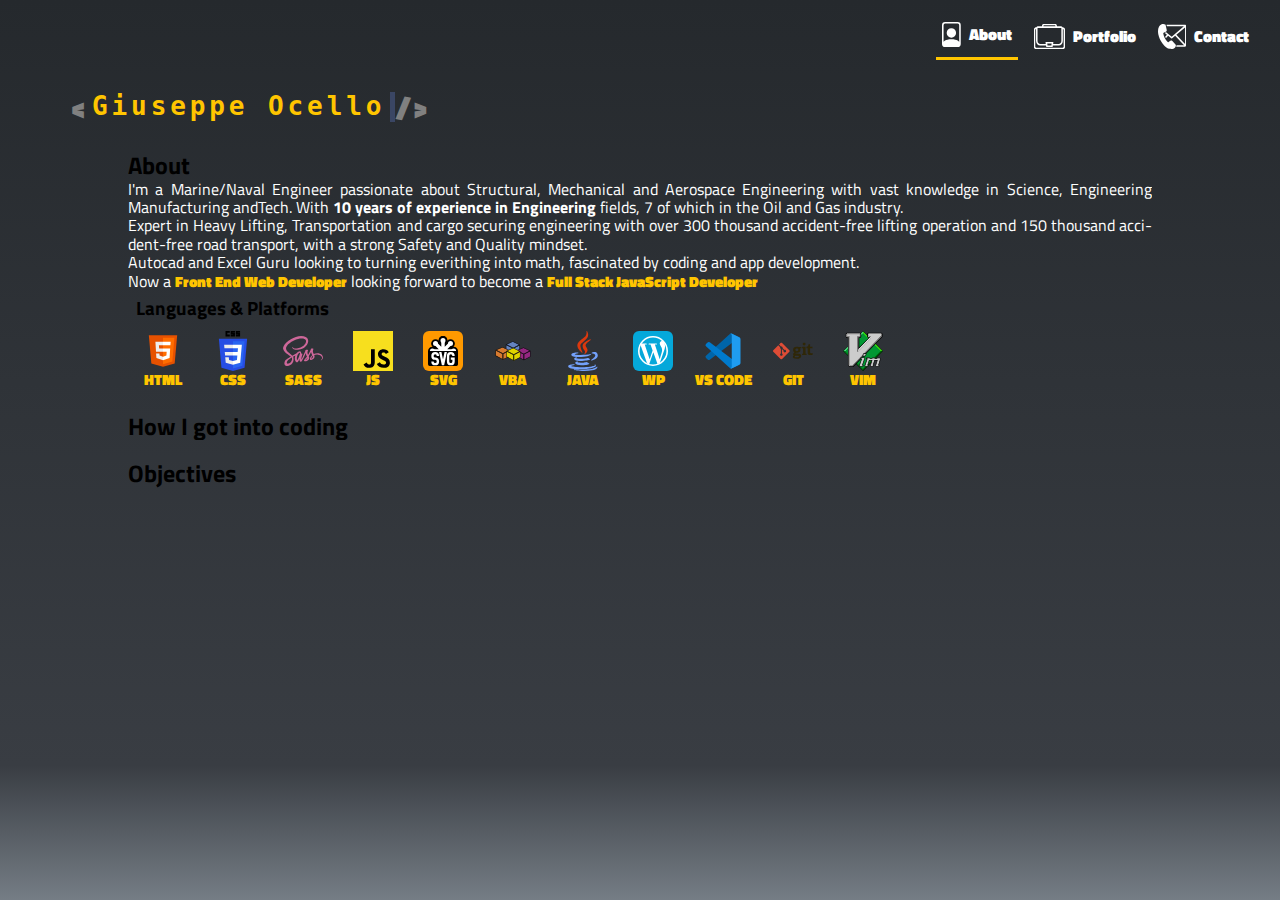
<file: index.html>
<!DOCTYPE html>
<html lang="en">
<head>
    <meta charset="UTF-8">
    <meta http-equiv="X-UA-Compatible" content="IE=edge">
    <meta name="viewport" content="width=device-width, initial-scale=1.0">
    <meta name="description" content="This is the 9th project in the Treehouse Front End Web Development course. Personal Web Development Portfolio by Giuseppe Ocello, Student at Treehouse.">
    <!-- Linking to External fonts -->
    <link rel="preconnect" href="https://fonts.googleapis.com">
    <link rel="preconnect" href="https://fonts.gstatic.com" crossorigin>
    <link href="https://fonts.googleapis.com/css2?family=Titillium+Web:wght@200;300;400&display=swap" rel="stylesheet">
    <!-- Linking to Stylesheets -->
    <link rel="stylesheet" href="css/normalize.css">
    <link rel="stylesheet" href="css/style.css">

    <title>Personal Portfolio</title>
</head>
<body>
    <header>

        <nav>
            <ul class="nav-links">
                <li class="navigation">
                    <a class="current" href="index.html">
                      <svg xmlns="http://www.w3.org/2000/svg" class="icon" aria-labelledby="about-icon" viewBox="0 0 18.75 25">
                        <title id="about-icon">About</title>
                        <path d="M 3.125,0 A 3.125,3.125 0 0 0 0,3.125 v 18.75 A 3.125,3.125 0 0 0 3.125,25 h 12.5 A 3.125,3.125 0 0 0 18.75,21.875 V 3.125 A 3.125,3.125 0 0 0 15.625,0 Z m 0,1.5625 h 12.5 a 1.5625,1.5625 0 0 1 1.5625,1.5625 v 16.804688 c 0,0 -1.5625,-2.742188 -7.8125,-2.742188 -6.25,0 -7.8125,2.742188 -7.8125,2.742188 V 3.125 A 1.5625,1.5625 0 0 1 3.125,1.5625 Z M 9.375,6.25 a 4.6875,4.6875 0 0 0 0,9.375 4.6875,4.6875 0 0 0 0,-9.375 z"/>
                      </svg>
                      About</a></li>
                <li class="navigation">
                  <a href="portfolio.html">
                    <svg xmlns="http://www.w3.org/2000/svg" class="icon" aria-labelledby="portfolio-icon" viewBox="0 0 30.904963 24.999999">
                      <title id="portfolio-icon">Portfolio</title>
                      <path    d="m 9.9472656,-0.26367188 c -1.0899301,0 -1.9609375,0.95087517 -1.9609375,2.09179688 V 2.3496094 H 3.9042969 c -0.6565163,0 -1.2217601,0.3712778 -1.5546875,0.9101562 h -0.097656 c -1.39586243,0 -2.51562497,1.2185366 -2.51562498,2.6894532 V 22.574219 c 0,1.470985 1.11977337,2.689453 2.51562498,2.689453 H 28.654297 c 1.395852,0 2.513672,-1.218725 2.513672,-2.689453 V 5.9492188 c 0,-1.4706594 -1.117809,-2.6894532 -2.513672,-2.6894532 h -0.09961 C 28.22176,2.7208874 27.656516,2.3496095 27,2.3496094 H 22.917969 V 1.828125 c 0,-1.14057608 -0.869335,-2.09179687 -1.958985,-2.09179688 z m 0,1.59179688 H 20.958984 c 0.235063,0 0.44336,0.2123784 0.44336,0.5 V 2.3496094 H 9.5019531 V 1.828125 c 0,-0.2868518 0.2097898,-0.5 0.4453125,-0.5 z M 3.9042969,3.9414062 H 27 c 0.188187,0 0.357422,0.1687508 0.357422,0.4042969 V 16.994141 c 0,1.624709 -1.218552,2.923828 -2.695313,2.923828 h -5.52539 l 0.263672,-1.625 a 0.26424583,0.26424583 0 0 0 -0.261719,-0.306641 h -7.373047 a 0.26424583,0.26424583 0 0 0 -0.261719,0.306641 l 0.263672,1.625 H 6.2421875 c -1.4767602,0 -2.6953125,-1.299119 -2.6953125,-2.923828 V 4.3457031 c 0,-0.2355461 0.1692353,-0.4042968 0.3574219,-0.4042969 z M 2.03125,4.9003906 V 16.994141 c 0,2.478144 1.8802443,4.517578 4.2109375,4.517578 h 5.7832035 l 0.201171,1.255859 a 0.26424583,0.26424583 0 0 0 0.261719,0.220703 h 5.927735 a 0.26424583,0.26424583 0 0 0 0.261718,-0.220703 l 0.201172,-1.255859 h 5.783203 c 2.330695,0 4.210938,-2.039434 4.210938,-4.517578 V 4.9003906 c 0.437486,0.1109437 0.779297,0.5186913 0.779297,1.0488282 V 22.574219 c 0,0.617983 -0.455943,1.097656 -0.998047,1.097656 H 2.2519531 c -0.5420371,0 -1,-0.480057 -1,-1.097656 V 5.9492188 c 0,-0.5289349 0.3422766,-0.9370467 0.7792969,-1.0488282 z M 13.251953,19.578125 h 4.400391 l -0.291016,1.818359 h -3.816406 z"/>
                      </svg>
                    Portfolio</a></li>
                <li class="navigation">
                  <a href="contact.html">
                    <svg xmlns="http://www.w3.org/2000/svg" class="icon" aria-labelledby="contact-icon" viewBox="0 0 28.500502 25.000002">
                      <title id="contact-icon">Contact</title>
                      <path d="M 5.3398438 0.00390625 C 4.7373335 -0.018780868 4.1777776 0.08097001 3.6660156 0.27734375 C 2.4937246 0.72067234 1.5833522 1.6711842 0.98828125 2.8613281 C -0.11260275 5.0125132 -0.21684013 7.6133567 0.29492188 10.216797 C 0.94285687 13.296337 2.2053964 16.213891 4.0058594 18.794922 C 4.4610894 19.434624 4.9500908 20.009361 5.4023438 20.544922 L 5.4726562 20.630859 C 6.3283773 21.686039 7.313987 22.629649 8.40625 23.4375 C 9.4060458 24.156947 10.557176 24.637228 11.771484 24.84375 C 12.583127 24.998006 13.413595 25.038191 14.236328 24.962891 C 15.114092 24.882977 15.941522 24.522103 16.597656 23.933594 C 17.123863 23.467821 17.526186 22.879961 17.769531 22.220703 C 17.987614 21.645636 17.899787 20.999191 17.535156 20.503906 C 17.526186 20.490306 17.516699 20.477004 17.505859 20.464844 L 14.390625 17.033203 C 14.366825 17.015353 14.353878 16.995439 14.330078 16.974609 C 13.351185 16.0701 12.203794 16.876763 11.269531 17.525391 C 11.070943 17.674674 10.861984 17.809535 10.644531 17.929688 C 10.4615 18.035256 10.25852 18.102916 10.048828 18.128906 C 9.9186217 18.138469 9.7914119 18.088491 9.7011719 17.994141 C 8.4242431 16.739756 7.3758895 15.273986 6.6015625 13.660156 C 5.9479362 12.252811 5.475939 10.76668 5.1972656 9.2402344 C 5.2184054 9.2153521 5.9322294 8.3790328 6.5976562 8.1621094 C 6.8029562 8.0966514 6.9954884 8.0323465 7.1621094 7.9609375 C 7.6463954 7.8314698 8.0880651 7.5762715 8.4394531 7.21875 C 8.7984461 6.8244653 8.8940037 6.2555881 8.6835938 5.765625 L 7.5742188 0.83203125 C 7.5438648 0.66662351 7.4306136 0.52955095 7.2753906 0.46484375 C 6.5880826 0.17177082 5.942354 0.026593368 5.3398438 0.00390625 z M 8.6875 0.765625 A 0.12719101 0.12719101 0 0 0 8.5625 0.91992188 L 8.859375 2.2460938 A 0.12719101 0.12719101 0 0 0 8.984375 2.3457031 L 25.880859 2.3457031 L 13.695312 12.728516 L 8.1015625 8.1582031 A 0.12719101 0.12719101 0 0 0 7.9628906 8.1425781 C 7.6444945 8.3058018 7.5406695 8.341376 7.4199219 8.3867188 C 7.2991743 8.4320613 7.1658509 8.4859852 6.8300781 8.671875 A 0.12719101 0.12719101 0 0 0 6.8066406 8.8769531 L 8.9042969 10.839844 L 7.1757812 12.722656 A 0.12719101 0.12719101 0 0 0 7.1523438 12.859375 C 7.3499372 13.316508 7.5278376 13.605893 7.6582031 13.783203 C 7.7885686 13.960513 7.8828125 14.033203 7.8828125 14.033203 A 0.12719101 0.12719101 0 0 0 8.0507812 14.019531 L 10.125 11.84375 L 13.210938 14.353516 C 13.502045 14.594061 13.926326 14.593274 14.216797 14.351562 L 17.154297 11.847656 L 26.042969 21.181641 L 18.589844 21.181641 A 0.12719101 0.12719101 0 0 0 18.462891 21.3125 C 18.474207 21.692569 18.468241 21.917348 18.431641 22.083984 C 18.39504 22.250621 18.329208 22.370344 18.199219 22.5625 A 0.12719101 0.12719101 0 0 0 18.304688 22.759766 L 26.777344 22.759766 C 27.199426 22.758844 27.607678 22.611395 27.935547 22.345703 L 27.943359 22.339844 C 28.010733 22.305133 28.072966 22.262653 28.126953 22.210938 C 28.209069 22.132022 28.273132 22.0354 28.316406 21.929688 C 28.518088 21.626866 28.627367 21.272083 28.626953 20.908203 L 28.626953 2.6152344 C 28.625197 1.5959037 27.796674 0.76738006 26.777344 0.765625 L 8.6875 0.765625 z M 27.046875 3.4238281 L 27.046875 19.933594 L 18.361328 10.824219 L 27.046875 3.4238281 z "/>
                    </svg>
                    Contact</a></li>
            </ul>
        </nav>
    </header>

    <div class="title">
    <span>&lt;</span>
    <div class="typing">
      <h1 class="name">Giuseppe Ocello</h1>
    </div>
    <span class="moving">&sol;&gt;</span>
    </div>
    
    <main class="main-about"> 

    <section class="accordion">
        <h2 class="accordion-title">About</h2>
        <div class="accordion-content" data-collapsed="false">
            <p>I'm a Marine/Naval Engineer passionate about Structural, Mechanical and Aerospace Engineering with vast knowledge in Science, Engineering Manufacturing andTech. With <strong>10 years of experience in Engineering</strong> fields, 7 of which in the Oil and Gas industry.</p>
            <p>Expert in Heavy Lifting, Transportation and cargo securing engineering with over 300 thousand accident-free lifting operation and 150 thousand accident-free road transport, with a strong Safety and Quality mindset.</p>
            <p>Autocad and Excel Guru looking to turning everithing into math, fascinated by coding and app development.</p>
            <p>Now a <span class="brand">Front End Web Developer</span> looking forward to become a <span class="brand">Full Stack JavaScript Developer</span></p>

            <h3>Languages & Platforms</h3>
            <ul class="language-list">
              <li>
                <img class="brand-icon" src="./icons/html-5.svg" alt="html-icon">
                <span class="brand">HTML</span>
              </li>
              <li>
                <img class="brand-icon" src="./icons/css-3.svg" alt="css-icon">
                <span class="brand">CSS</span>
              </li>
              <li>
                <img class="brand-icon" src="./icons/sass.svg" alt="sass-icon">
                <span class="brand">SASS</span>
              </li>
              <li>
                <img class="brand-icon" src="./icons/javascrip.svg" alt="javascript-icon">
                <span class="brand">JS</span>
              </li>
              <li>
                  <img class="brand-icon" src="./icons/svg.svg" alt="svg-icon">
                  <span class="brand">SVG</span>
              </li>
              <li>
                <img class="brand-icon" src="./icons/vba.svg" alt="vba-icon">
                <span class="brand">VBA</span>
              </li>
              <li>
                <img class="brand-icon" src="./icons/java.svg" alt="java-icon">
                <span class="brand">JAVA</span>
                </li>
              <li>
                <img class="brand-icon" src="./icons/wordpress.svg" alt="wordpress-icon">
                <span class="brand">WP</span>
              </li>
              <li>
                <img class="brand-icon" src="./icons/vscode.svg" alt="vs code-icon">
                <span class="brand">VS CODE</span>
              </li>
              <li>
                <img class="brand-icon" src="./icons/git.svg" alt="git-icon">
                <span class="brand">GIT</span>
              </li>
              <li>
                <img class="brand-icon" src="./icons/vim.svg" alt="vim-icon">
                <span class="brand">VIM</span>
              </li>
            </ul>
        </div>

    </section>

    <section class="accordion">
        <h2 class="accordion-title">How I got into coding</h2>
            <div class="accordion-content" data-collapsed="true" style="height:0px;">
                <p>It all started with the need for performing advance operations in <span class="brand">Excel</span> 
                  and dealing with large tables. There I discovered <span class="brand">VBA</span> and its potentiality.</p>
                <p>After creating dozens of VBA projects and forms, I looked at a way to build small windows application using 
                  the same language and downloaded <span class="brand">Visual Studio</span>. I designed a few calculation software 
                  that I then shared with my colleagues.</p>
                  <p>After a long time of non-coding, I got again fascinated. I wanted to create my android application, so I began 
                    to look for video tutorials about <span class="brand">Java</span>, that is when I saw the first advertising about 
                    <span class="brand">Treehouse</span>.
                  I started with the cheapest plan available at the time to begin learning <span class="brand">Java</span>, but it was 
                  a busy period form me, and I had to suspend after a few months.</p> 
                  <p>After some time I restarted, but I realize that building android applications would have taken some time, and since 
                    I had in mind to lunch my first web site I decided to concentrate on tracks about web design, <span class="brand">HTML</span>, 
                    <span class="brand">CSS</span>, and <span class="brand">JavaSript</span>.</p>
                  <p>During the same period, a colleague of mine told me that I could have built a website using <span class="brand">WordPress</span> 
                  without coding needed, and since I wanted to hurry up, I launched my consultancy site.
                 However, I quickly realized that designing a website with platforms such as WordPress comes with some limitations, 
                    as customizing with your code is not that simple.</p>
                  <p>I wanted to offer engineering web apps, but there is some workaround to load your script, and often it turns out a bit buggy. 
                    After launching a couple of simple calculators, I realized how slow-performing is a dynamic website; therefore, I decided to embrace 
                    Web App development to convert my site into static and create all the apps I wanted.</p>
                  <p>After restarting with <span class="brand">Treehouse</span>, I noticed that they were now offering full courses called Techdegree, and 
                    I went for Front End Web Development</p>
                  <p>It has been an unconstant path with many things forgotten along the way, but my target for 2022 is to no longer delay what I like. 
                    I have already started redesigning my site offline, but I will need to add some Backend to have it fully functioning before I uninstall 
                    <span class="brand">WordPress</span>.
                  I got into <span class="brand">Arduino</span> and its IDE, and I started to learn come <span class="brand">C++</span>.</p>
  
            </div>
      </section> 

      <section class="accordion">
        <h2 class="accordion-title">Objectives</h2>
        <div class="accordion-content" data-collapsed="true" style="height:0px;">
            <p>Up next I want to get into the backend with server side and database languages, in addition I would like to more about canvas manipulation,
               with pure <span class="brand">ES6 JS</span> then to expand with libraries, like <span class="brand">D3.js</span>, <span class="brand">Fabric.js</span> 
               and <span class="brand">Matter.js</span>. My ultimate objective is to be able to desing engineering tools for engineers with automated plotting, and rendering, 
               but I need all the code to run behind the scene, to use a server to process the input data, and send back the result, then JS can be used to fetch and parse the data as needed.</p>
            <h3>Languages & Platforms</h3>
            <ul class="language-list">
              <li>
                <img class="brand-icon" src="./icons/nodejs.svg" alt="node-icon">
                <span class="brand">NODE</span>
              </li>
              <li>
                <img class="brand-icon" src="./icons/sql.svg" alt="sql-icon">
                <span class="brand">SQL</span>
              </li>
              <li>
                <img class="brand-icon" src="./icons/php.svg" alt="php-icon">
                <span class="brand">PHP</span>
              </li>
            </ul>
            </div>
      </section>

    </main>

<!-- Link to Javascript files-->
<script src="app.js"></script>
</body>
</html>
</file>
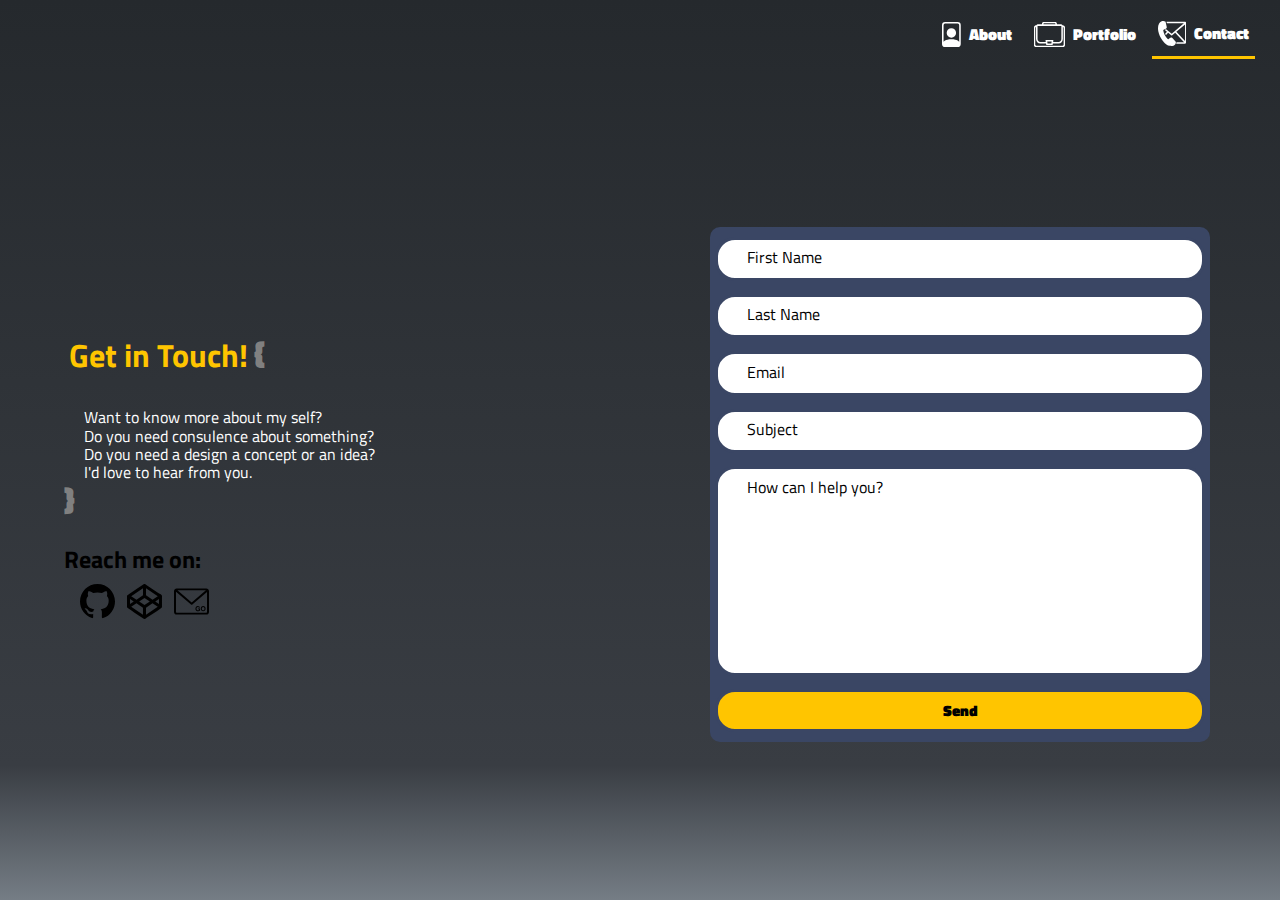
<file: contact.html>
<!DOCTYPE html>
<html lang="en">
<head>
    <meta charset="UTF-8">
    <meta http-equiv="X-UA-Compatible" content="IE=edge">
    <meta name="viewport" content="width=device-width, initial-scale=1.0">
    <meta name="description" content="This is the 9th project in the Treehouse Front End Web Development course. Personal Web Development Portfolio by Giuseppe Ocello, Student at Treehouse.">
    <!-- Linking to External fonts -->
    <link rel="preconnect" href="https://fonts.googleapis.com">
    <link rel="preconnect" href="https://fonts.gstatic.com" crossorigin>
    <link href="https://fonts.googleapis.com/css2?family=Titillium+Web:wght@200;300;400&display=swap" rel="stylesheet">
    <!-- Linking to Stylesheets -->
    <link rel="stylesheet" href="css/normalize.css">
    <link rel="stylesheet" href="css/style.css">
    <title>Personal Portfolio</title>
</head>
<body class="body-contact">
  <header class="header-contact">

    <nav>
        <ul class="nav-links">
            <li class="navigation">
                <a href="index.html">
                  <svg xmlns="http://www.w3.org/2000/svg" class="icon" aria-labelledby="about-icon" viewBox="0 0 18.75 25">
                    <title id="about-icon">About</title>
                    <path d="M 3.125,0 A 3.125,3.125 0 0 0 0,3.125 v 18.75 A 3.125,3.125 0 0 0 3.125,25 h 12.5 A 3.125,3.125 0 0 0 18.75,21.875 V 3.125 A 3.125,3.125 0 0 0 15.625,0 Z m 0,1.5625 h 12.5 a 1.5625,1.5625 0 0 1 1.5625,1.5625 v 16.804688 c 0,0 -1.5625,-2.742188 -7.8125,-2.742188 -6.25,0 -7.8125,2.742188 -7.8125,2.742188 V 3.125 A 1.5625,1.5625 0 0 1 3.125,1.5625 Z M 9.375,6.25 a 4.6875,4.6875 0 0 0 0,9.375 4.6875,4.6875 0 0 0 0,-9.375 z"/>
                  </svg>
                  About</a></li>
            <li class="navigation">
              <a href="portfolio.html">
                <svg xmlns="http://www.w3.org/2000/svg" class="icon" aria-labelledby="portfolio-icon" viewBox="0 0 30.904963 24.999999">
                  <title id="portfolio-icon">Portfolio</title>
                  <path    d="m 9.9472656,-0.26367188 c -1.0899301,0 -1.9609375,0.95087517 -1.9609375,2.09179688 V 2.3496094 H 3.9042969 c -0.6565163,0 -1.2217601,0.3712778 -1.5546875,0.9101562 h -0.097656 c -1.39586243,0 -2.51562497,1.2185366 -2.51562498,2.6894532 V 22.574219 c 0,1.470985 1.11977337,2.689453 2.51562498,2.689453 H 28.654297 c 1.395852,0 2.513672,-1.218725 2.513672,-2.689453 V 5.9492188 c 0,-1.4706594 -1.117809,-2.6894532 -2.513672,-2.6894532 h -0.09961 C 28.22176,2.7208874 27.656516,2.3496095 27,2.3496094 H 22.917969 V 1.828125 c 0,-1.14057608 -0.869335,-2.09179687 -1.958985,-2.09179688 z m 0,1.59179688 H 20.958984 c 0.235063,0 0.44336,0.2123784 0.44336,0.5 V 2.3496094 H 9.5019531 V 1.828125 c 0,-0.2868518 0.2097898,-0.5 0.4453125,-0.5 z M 3.9042969,3.9414062 H 27 c 0.188187,0 0.357422,0.1687508 0.357422,0.4042969 V 16.994141 c 0,1.624709 -1.218552,2.923828 -2.695313,2.923828 h -5.52539 l 0.263672,-1.625 a 0.26424583,0.26424583 0 0 0 -0.261719,-0.306641 h -7.373047 a 0.26424583,0.26424583 0 0 0 -0.261719,0.306641 l 0.263672,1.625 H 6.2421875 c -1.4767602,0 -2.6953125,-1.299119 -2.6953125,-2.923828 V 4.3457031 c 0,-0.2355461 0.1692353,-0.4042968 0.3574219,-0.4042969 z M 2.03125,4.9003906 V 16.994141 c 0,2.478144 1.8802443,4.517578 4.2109375,4.517578 h 5.7832035 l 0.201171,1.255859 a 0.26424583,0.26424583 0 0 0 0.261719,0.220703 h 5.927735 a 0.26424583,0.26424583 0 0 0 0.261718,-0.220703 l 0.201172,-1.255859 h 5.783203 c 2.330695,0 4.210938,-2.039434 4.210938,-4.517578 V 4.9003906 c 0.437486,0.1109437 0.779297,0.5186913 0.779297,1.0488282 V 22.574219 c 0,0.617983 -0.455943,1.097656 -0.998047,1.097656 H 2.2519531 c -0.5420371,0 -1,-0.480057 -1,-1.097656 V 5.9492188 c 0,-0.5289349 0.3422766,-0.9370467 0.7792969,-1.0488282 z M 13.251953,19.578125 h 4.400391 l -0.291016,1.818359 h -3.816406 z"/>
                  </svg>
                Portfolio</a></li>
            <li class="navigation">
              <a class="current" href="contact.html">
                <svg xmlns="http://www.w3.org/2000/svg" class="icon" aria-labelledby="contact-icon" viewBox="0 0 28.500502 25.000002">
                  <title id="contact-icon">Contact</title>
                  <path d="M 5.3398438 0.00390625 C 4.7373335 -0.018780868 4.1777776 0.08097001 3.6660156 0.27734375 C 2.4937246 0.72067234 1.5833522 1.6711842 0.98828125 2.8613281 C -0.11260275 5.0125132 -0.21684013 7.6133567 0.29492188 10.216797 C 0.94285687 13.296337 2.2053964 16.213891 4.0058594 18.794922 C 4.4610894 19.434624 4.9500908 20.009361 5.4023438 20.544922 L 5.4726562 20.630859 C 6.3283773 21.686039 7.313987 22.629649 8.40625 23.4375 C 9.4060458 24.156947 10.557176 24.637228 11.771484 24.84375 C 12.583127 24.998006 13.413595 25.038191 14.236328 24.962891 C 15.114092 24.882977 15.941522 24.522103 16.597656 23.933594 C 17.123863 23.467821 17.526186 22.879961 17.769531 22.220703 C 17.987614 21.645636 17.899787 20.999191 17.535156 20.503906 C 17.526186 20.490306 17.516699 20.477004 17.505859 20.464844 L 14.390625 17.033203 C 14.366825 17.015353 14.353878 16.995439 14.330078 16.974609 C 13.351185 16.0701 12.203794 16.876763 11.269531 17.525391 C 11.070943 17.674674 10.861984 17.809535 10.644531 17.929688 C 10.4615 18.035256 10.25852 18.102916 10.048828 18.128906 C 9.9186217 18.138469 9.7914119 18.088491 9.7011719 17.994141 C 8.4242431 16.739756 7.3758895 15.273986 6.6015625 13.660156 C 5.9479362 12.252811 5.475939 10.76668 5.1972656 9.2402344 C 5.2184054 9.2153521 5.9322294 8.3790328 6.5976562 8.1621094 C 6.8029562 8.0966514 6.9954884 8.0323465 7.1621094 7.9609375 C 7.6463954 7.8314698 8.0880651 7.5762715 8.4394531 7.21875 C 8.7984461 6.8244653 8.8940037 6.2555881 8.6835938 5.765625 L 7.5742188 0.83203125 C 7.5438648 0.66662351 7.4306136 0.52955095 7.2753906 0.46484375 C 6.5880826 0.17177082 5.942354 0.026593368 5.3398438 0.00390625 z M 8.6875 0.765625 A 0.12719101 0.12719101 0 0 0 8.5625 0.91992188 L 8.859375 2.2460938 A 0.12719101 0.12719101 0 0 0 8.984375 2.3457031 L 25.880859 2.3457031 L 13.695312 12.728516 L 8.1015625 8.1582031 A 0.12719101 0.12719101 0 0 0 7.9628906 8.1425781 C 7.6444945 8.3058018 7.5406695 8.341376 7.4199219 8.3867188 C 7.2991743 8.4320613 7.1658509 8.4859852 6.8300781 8.671875 A 0.12719101 0.12719101 0 0 0 6.8066406 8.8769531 L 8.9042969 10.839844 L 7.1757812 12.722656 A 0.12719101 0.12719101 0 0 0 7.1523438 12.859375 C 7.3499372 13.316508 7.5278376 13.605893 7.6582031 13.783203 C 7.7885686 13.960513 7.8828125 14.033203 7.8828125 14.033203 A 0.12719101 0.12719101 0 0 0 8.0507812 14.019531 L 10.125 11.84375 L 13.210938 14.353516 C 13.502045 14.594061 13.926326 14.593274 14.216797 14.351562 L 17.154297 11.847656 L 26.042969 21.181641 L 18.589844 21.181641 A 0.12719101 0.12719101 0 0 0 18.462891 21.3125 C 18.474207 21.692569 18.468241 21.917348 18.431641 22.083984 C 18.39504 22.250621 18.329208 22.370344 18.199219 22.5625 A 0.12719101 0.12719101 0 0 0 18.304688 22.759766 L 26.777344 22.759766 C 27.199426 22.758844 27.607678 22.611395 27.935547 22.345703 L 27.943359 22.339844 C 28.010733 22.305133 28.072966 22.262653 28.126953 22.210938 C 28.209069 22.132022 28.273132 22.0354 28.316406 21.929688 C 28.518088 21.626866 28.627367 21.272083 28.626953 20.908203 L 28.626953 2.6152344 C 28.625197 1.5959037 27.796674 0.76738006 26.777344 0.765625 L 8.6875 0.765625 z M 27.046875 3.4238281 L 27.046875 19.933594 L 18.361328 10.824219 L 27.046875 3.4238281 z "/>
                </svg>
                Contact</a></li>
        </ul>
    </nav>
  </header>
  

        <section class="get-in-touch">
          <h1 class="contact-title" >Get in Touch!</h1>
          <span class="brace-opening">&#123;</span>
          <div class="wrapper">
            <p>Want to know more about my self?</p> 
            <p>Do you need consulence about something?</p>
            <p>Do you need a design a concept or an idea?</p>
            <p>I'd love to hear from you.</p>
          </div>  
          <span class="brace">&#125;</span>
          <div class="socials">
            <h2>Reach me on:</h2>
            <ul>
              <li>
                <a href="https://github.com/GiuseppeOcello" target="blank">
                  <svg class="social-icon" aria-labelledby="github-icon" viewBox="0 0 16 16">
                    <title id="github-icon">GitHub</title>
                    <path fill-rule="evenodd" d="M8 0C3.58 0 0 3.58 0 8c0 3.54 2.29 6.53 5.47 7.59.4.07.55-.17.55-.38 0-.19-.01-.82-.01-1.49-2.01.37-2.53-.49-2.69-.94-.09-.23-.48-.94-.82-1.13-.28-.15-.68-.52-.01-.53.63-.01 1.08.58 1.23.82.72 1.21 1.87.87 2.33.66.07-.52.28-.87.51-1.07-1.78-.2-3.64-.89-3.64-3.95 0-.87.31-1.59.82-2.15-.08-.2-.36-1.02.08-2.12 0 0 .67-.21 2.2.82.64-.18 1.32-.27 2-.27.68 0 1.36.09 2 .27 1.53-1.04 2.2-.82 2.2-.82.44 1.1.16 1.92.08 2.12.51.56.82 1.27.82 2.15 0 3.07-1.87 3.75-3.65 3.95.29.25.54.73.54 1.48 0 1.07-.01 1.93-.01 2.2 0 .21.15.46.55.38A8.013 8.013 0 0016 8c0-4.42-3.58-8-8-8z"></path>
                  </svg>
                </a>
              </li>
              <li>
                <a href="https://codepen.io/your-work/" target="blank">
                  <svg  class="social-icon" aria-labelledby="codepen-icon" viewBox="0 0 100 100">
                    <title id="codepen-icon">Codepen</title>
                    <path d="M100 34.2c-.4-2.6-3.3-4-5.3-5.3-3.6-2.4-7.1-4.7-10.7-7.1-8.5-5.7-17.1-11.4-25.6-17.1-2-1.3-4-2.7-6-4-1.4-1-3.3-1-4.8 0-5.7 3.8-11.5 7.7-17.2 11.5L5.2 29C3 30.4.1 31.8 0 34.8c-.1 3.3 0 6.7 0 10v16c0 2.9-.6 6.3 2.1 8.1 6.4 4.4 12.9 8.6 19.4 12.9 8 5.3 16 10.7 24 16 2.2 1.5 4.4 3.1 7.1 1.3 2.3-1.5 4.5-3 6.8-4.5 8.9-5.9 17.8-11.9 26.7-17.8l9.9-6.6c.6-.4 1.3-.8 1.9-1.3 1.4-1 2-2.4 2-4.1V37.3c.1-1.1.2-2.1.1-3.1 0-.1 0 .2 0 0zM54.3 12.3L88 34.8 73 44.9 54.3 32.4V12.3zm-8.6 0v20L27.1 44.8 12 34.8l33.7-22.5zM8.6 42.8L19.3 50 8.6 57.2V42.8zm37.1 44.9L12 65.2l15-10.1 18.6 12.5v20.1zM50 60.2L34.8 50 50 39.8 65.2 50 50 60.2zm4.3 27.5v-20l18.6-12.5 15 10.1-33.6 22.4zm37.1-30.5L80.7 50l10.8-7.2-.1 14.4z"></path>
                  </svg>
                </a>
              </li>
              <li>
                <a href="mailto:giuseppe.ocello@hotmail.com" target="blank">
                  <svg class="social-icon" aria-labelledby="email-icon" viewBox="0 0 474 474">
                    <title id="email-icon">GitHub</title>
                    <path d="m437.5 59.3h-401c-20.1 0-36.5 16.4-36.5 36.5v282.4c0 20.1 16.4 36.5 36.5 36.5h401c20.1 0 36.5-16.4 36.5-36.5v-282.4c0-20.1-16.4-36.5-36.5-36.5zm-5.3 27-192.7 164.8-192.7-164.8h385.4zm14.8 291.9c0 5.2-4.3 9.5-9.5 9.5h-401c-5.2 0-9.5-4.3-9.5-9.5v-273.3l203.7 174.2c0.1 0.1 0.3 0.2 0.4 0.3s0.3 0.2 0.4 0.3c0.3 0.2 0.5 0.4 0.8 0.5 0.1 0.1 0.2 0.1 0.3 0.2l1.2 0.6c0.1 0 0.2 0.1 0.3 0.1 0.3 0.1 0.6 0.3 1 0.4 0.1 0 0.3 0.1 0.4 0.1 0.3 0.1 0.6 0.2 0.9 0.2 0.1 0 0.3 0.1 0.4 0.1 0.3 0.1 0.7 0.1 1 0.2h0.3c0.4 0 0.9 0.1 1.3 0.1s0.9 0 1.3-0.1h0.3c0.3 0 0.7-0.1 1-0.2 0.1 0 0.3-0.1 0.4-0.1 0.3-0.1 0.6-0.2 0.9-0.2 0.1 0 0.3-0.1 0.4-0.1 0.3-0.1 0.6-0.2 1-0.4 0.1 0 0.2-0.1 0.3-0.1l1.2-0.6c0.1-0.1 0.2-0.1 0.3-0.2 0.3-0.2 0.5-0.3 0.8-0.5 0.1-0.1 0.3-0.2 0.4-0.3s0.3-0.2 0.4-0.3l198.9-169.9v269z"></path>
                    <path d="m323.88 342.86v-11.247h29.051v26.593q-4.2348 4.0982-12.294 7.2401-8.0142 3.0964-16.256 3.0964-10.473 0-18.26-4.3714-7.7865-4.4169-11.703-12.568-3.916-8.1963-3.916-17.804 0-10.428 4.3714-18.533 4.3714-8.1053 12.795-12.431 6.4205-3.3241 15.983-3.3241 12.431 0 19.398 5.2366 7.0124 5.191 9.016 14.389l-13.387 2.5044q-1.4116-4.9178-5.3276-7.741-3.8705-2.8687-9.699-2.8687-8.8338 0-14.07 5.6008-5.191 5.6008-5.191 16.62 0 11.885 5.2821 17.85 5.2821 5.9196 13.843 5.9196 4.2348 0 8.4696-1.6393 4.2803-1.6848 7.3312-4.0526v-8.4696z"></path>
                    <path d="m362.63 334.44q0-10.2 3.0509-17.121 2.2768-5.0999 6.1928-9.1526 3.9616-4.0526 8.6517-6.0106 6.2383-2.641 14.389-2.641 14.753 0 23.587 9.1526 8.8794 9.1526 8.8794 25.454 0 16.165-8.7883 25.318-8.7883 9.107-23.496 9.107-14.89 0-23.678-9.0615-8.7883-9.107-8.7883-25.044zm13.888-0.45535q0 11.338 5.2366 17.212 5.2366 5.8285 13.296 5.8285t13.205-5.783q5.191-5.8285 5.191-17.44 0-11.475-5.0544-17.121-5.0089-5.6464-13.342-5.6464-8.333 0-13.433 5.7374-5.0999 5.6919-5.0999 17.212z"></path>
                  </svg>
                </a>
              </li>
            </ul>
          </div>
        </section>
        <section class="form">
          <h2 style="display: none;">Contact Form</h2>  
          <form>
              <input class="input-form" type="text" name="firstname" id="first-name" placeholder=" " required>
              <!-- <small class="validation-hint">This filed cannot be empty</small> -->
              <label class="label-form" for="first-name">First Name</label>
              <input class="input-form" type="text" name="lastname" id="last-name" placeholder=" " required>
              <label class="label-form" for="last-name">Last Name</label>
              <input class="input-form" type="email" name="email" id="email" placeholder=" " required>
              <label class="label-form" for="email">Email</label>
              <input class="input-form" type="text" name="subject" id="subject" placeholder=" " required>
              <label class="label-form" for="subject">Subject</label>
              <textarea class="input-form" name="query" id="query" cols="30" rows="10" placeholder=" " required ></textarea>
              <label class="label-form" for="query">How can I help you?</label>
              <button id="btn-submit">Send</button>
          </form>
        </section>
  <!-- Link to Javascript files-->
  <script src="app.js"></script>
</body>
</html>
</file>
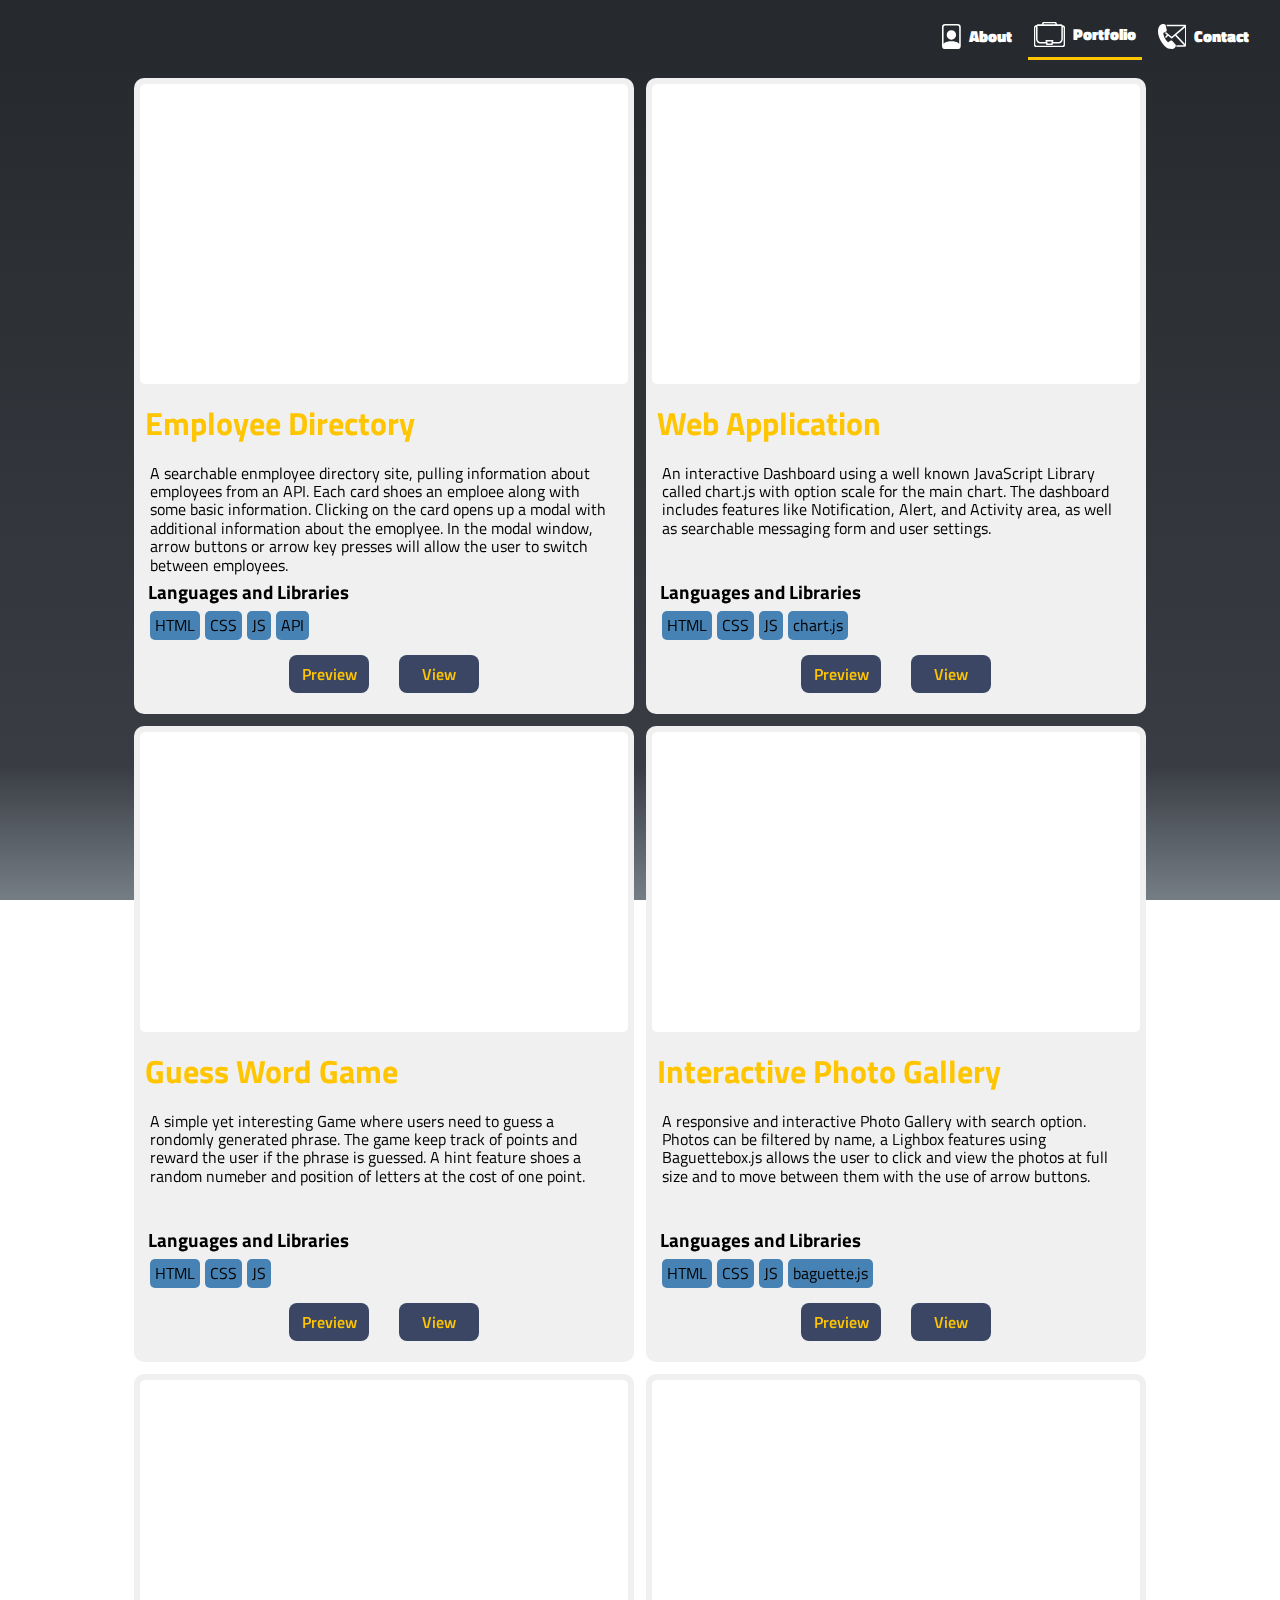
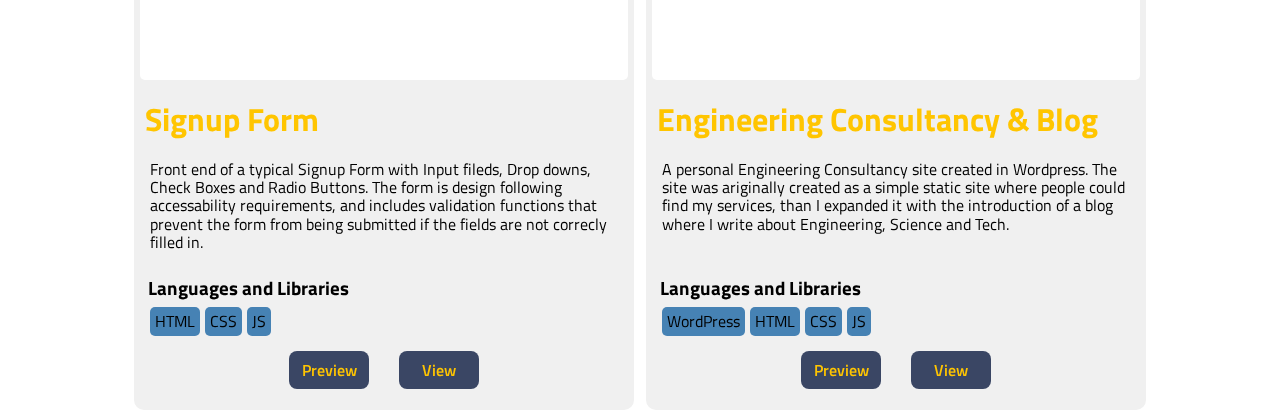
<file: portfolio.html>
<!DOCTYPE html>
<html lang="en">
<head>
    <meta charset="UTF-8">
    <meta http-equiv="X-UA-Compatible" content="IE=edge">
    <meta name="viewport" content="width=device-width, initial-scale=1.0">
    <meta name="description" content="This is the 9th project in the Treehouse Front End Web Development course. Personal Web Development Portfolio by Giuseppe Ocello, Student at Treehouse.">
    <!-- Linking to External fonts -->
    <link rel="preconnect" href="https://fonts.googleapis.com">
    <link rel="preconnect" href="https://fonts.gstatic.com" crossorigin>
    <link href="https://fonts.googleapis.com/css2?family=Titillium+Web:wght@200;300;400&display=swap" rel="stylesheet">
    <!-- Linking to Stylesheets -->
    <link rel="stylesheet" href="css/normalize.css">
    <link rel="stylesheet" href="css/style.css">

    <title>Personal Portfolio</title>
</head>

    <body>
        <header>

            <nav>
                <ul class="nav-links">
                    <li class="navigation">
                        <a href="index.html">
                          <svg xmlns="http://www.w3.org/2000/svg" class="icon" aria-labelledby="about-icon" viewBox="0 0 18.75 25">
                            <title id="about-icon">About</title>
                            <path d="M 3.125,0 A 3.125,3.125 0 0 0 0,3.125 v 18.75 A 3.125,3.125 0 0 0 3.125,25 h 12.5 A 3.125,3.125 0 0 0 18.75,21.875 V 3.125 A 3.125,3.125 0 0 0 15.625,0 Z m 0,1.5625 h 12.5 a 1.5625,1.5625 0 0 1 1.5625,1.5625 v 16.804688 c 0,0 -1.5625,-2.742188 -7.8125,-2.742188 -6.25,0 -7.8125,2.742188 -7.8125,2.742188 V 3.125 A 1.5625,1.5625 0 0 1 3.125,1.5625 Z M 9.375,6.25 a 4.6875,4.6875 0 0 0 0,9.375 4.6875,4.6875 0 0 0 0,-9.375 z"/>
                          </svg>
                          About</a></li>
                    <li class="navigation">
                      <a class="current" href="portfolio.html">
                        <svg xmlns="http://www.w3.org/2000/svg" class="icon" aria-labelledby="portfolio-icon" viewBox="0 0 30.904963 24.999999">
                          <title id="portfolio-icon">Portfolio</title>
                          <path    d="m 9.9472656,-0.26367188 c -1.0899301,0 -1.9609375,0.95087517 -1.9609375,2.09179688 V 2.3496094 H 3.9042969 c -0.6565163,0 -1.2217601,0.3712778 -1.5546875,0.9101562 h -0.097656 c -1.39586243,0 -2.51562497,1.2185366 -2.51562498,2.6894532 V 22.574219 c 0,1.470985 1.11977337,2.689453 2.51562498,2.689453 H 28.654297 c 1.395852,0 2.513672,-1.218725 2.513672,-2.689453 V 5.9492188 c 0,-1.4706594 -1.117809,-2.6894532 -2.513672,-2.6894532 h -0.09961 C 28.22176,2.7208874 27.656516,2.3496095 27,2.3496094 H 22.917969 V 1.828125 c 0,-1.14057608 -0.869335,-2.09179687 -1.958985,-2.09179688 z m 0,1.59179688 H 20.958984 c 0.235063,0 0.44336,0.2123784 0.44336,0.5 V 2.3496094 H 9.5019531 V 1.828125 c 0,-0.2868518 0.2097898,-0.5 0.4453125,-0.5 z M 3.9042969,3.9414062 H 27 c 0.188187,0 0.357422,0.1687508 0.357422,0.4042969 V 16.994141 c 0,1.624709 -1.218552,2.923828 -2.695313,2.923828 h -5.52539 l 0.263672,-1.625 a 0.26424583,0.26424583 0 0 0 -0.261719,-0.306641 h -7.373047 a 0.26424583,0.26424583 0 0 0 -0.261719,0.306641 l 0.263672,1.625 H 6.2421875 c -1.4767602,0 -2.6953125,-1.299119 -2.6953125,-2.923828 V 4.3457031 c 0,-0.2355461 0.1692353,-0.4042968 0.3574219,-0.4042969 z M 2.03125,4.9003906 V 16.994141 c 0,2.478144 1.8802443,4.517578 4.2109375,4.517578 h 5.7832035 l 0.201171,1.255859 a 0.26424583,0.26424583 0 0 0 0.261719,0.220703 h 5.927735 a 0.26424583,0.26424583 0 0 0 0.261718,-0.220703 l 0.201172,-1.255859 h 5.783203 c 2.330695,0 4.210938,-2.039434 4.210938,-4.517578 V 4.9003906 c 0.437486,0.1109437 0.779297,0.5186913 0.779297,1.0488282 V 22.574219 c 0,0.617983 -0.455943,1.097656 -0.998047,1.097656 H 2.2519531 c -0.5420371,0 -1,-0.480057 -1,-1.097656 V 5.9492188 c 0,-0.5289349 0.3422766,-0.9370467 0.7792969,-1.0488282 z M 13.251953,19.578125 h 4.400391 l -0.291016,1.818359 h -3.816406 z"/>
                          </svg>
                        Portfolio</a></li>
                    <li class="navigation">
                      <a href="contact.html">
                        <svg xmlns="http://www.w3.org/2000/svg" class="icon" aria-labelledby="contact-icon" viewBox="0 0 28.500502 25.000002">
                          <title id="contact-icon">Contact</title>
                          <path d="M 5.3398438 0.00390625 C 4.7373335 -0.018780868 4.1777776 0.08097001 3.6660156 0.27734375 C 2.4937246 0.72067234 1.5833522 1.6711842 0.98828125 2.8613281 C -0.11260275 5.0125132 -0.21684013 7.6133567 0.29492188 10.216797 C 0.94285687 13.296337 2.2053964 16.213891 4.0058594 18.794922 C 4.4610894 19.434624 4.9500908 20.009361 5.4023438 20.544922 L 5.4726562 20.630859 C 6.3283773 21.686039 7.313987 22.629649 8.40625 23.4375 C 9.4060458 24.156947 10.557176 24.637228 11.771484 24.84375 C 12.583127 24.998006 13.413595 25.038191 14.236328 24.962891 C 15.114092 24.882977 15.941522 24.522103 16.597656 23.933594 C 17.123863 23.467821 17.526186 22.879961 17.769531 22.220703 C 17.987614 21.645636 17.899787 20.999191 17.535156 20.503906 C 17.526186 20.490306 17.516699 20.477004 17.505859 20.464844 L 14.390625 17.033203 C 14.366825 17.015353 14.353878 16.995439 14.330078 16.974609 C 13.351185 16.0701 12.203794 16.876763 11.269531 17.525391 C 11.070943 17.674674 10.861984 17.809535 10.644531 17.929688 C 10.4615 18.035256 10.25852 18.102916 10.048828 18.128906 C 9.9186217 18.138469 9.7914119 18.088491 9.7011719 17.994141 C 8.4242431 16.739756 7.3758895 15.273986 6.6015625 13.660156 C 5.9479362 12.252811 5.475939 10.76668 5.1972656 9.2402344 C 5.2184054 9.2153521 5.9322294 8.3790328 6.5976562 8.1621094 C 6.8029562 8.0966514 6.9954884 8.0323465 7.1621094 7.9609375 C 7.6463954 7.8314698 8.0880651 7.5762715 8.4394531 7.21875 C 8.7984461 6.8244653 8.8940037 6.2555881 8.6835938 5.765625 L 7.5742188 0.83203125 C 7.5438648 0.66662351 7.4306136 0.52955095 7.2753906 0.46484375 C 6.5880826 0.17177082 5.942354 0.026593368 5.3398438 0.00390625 z M 8.6875 0.765625 A 0.12719101 0.12719101 0 0 0 8.5625 0.91992188 L 8.859375 2.2460938 A 0.12719101 0.12719101 0 0 0 8.984375 2.3457031 L 25.880859 2.3457031 L 13.695312 12.728516 L 8.1015625 8.1582031 A 0.12719101 0.12719101 0 0 0 7.9628906 8.1425781 C 7.6444945 8.3058018 7.5406695 8.341376 7.4199219 8.3867188 C 7.2991743 8.4320613 7.1658509 8.4859852 6.8300781 8.671875 A 0.12719101 0.12719101 0 0 0 6.8066406 8.8769531 L 8.9042969 10.839844 L 7.1757812 12.722656 A 0.12719101 0.12719101 0 0 0 7.1523438 12.859375 C 7.3499372 13.316508 7.5278376 13.605893 7.6582031 13.783203 C 7.7885686 13.960513 7.8828125 14.033203 7.8828125 14.033203 A 0.12719101 0.12719101 0 0 0 8.0507812 14.019531 L 10.125 11.84375 L 13.210938 14.353516 C 13.502045 14.594061 13.926326 14.593274 14.216797 14.351562 L 17.154297 11.847656 L 26.042969 21.181641 L 18.589844 21.181641 A 0.12719101 0.12719101 0 0 0 18.462891 21.3125 C 18.474207 21.692569 18.468241 21.917348 18.431641 22.083984 C 18.39504 22.250621 18.329208 22.370344 18.199219 22.5625 A 0.12719101 0.12719101 0 0 0 18.304688 22.759766 L 26.777344 22.759766 C 27.199426 22.758844 27.607678 22.611395 27.935547 22.345703 L 27.943359 22.339844 C 28.010733 22.305133 28.072966 22.262653 28.126953 22.210938 C 28.209069 22.132022 28.273132 22.0354 28.316406 21.929688 C 28.518088 21.626866 28.627367 21.272083 28.626953 20.908203 L 28.626953 2.6152344 C 28.625197 1.5959037 27.796674 0.76738006 26.777344 0.765625 L 8.6875 0.765625 z M 27.046875 3.4238281 L 27.046875 19.933594 L 18.361328 10.824219 L 27.046875 3.4238281 z "/>
                        </svg>
                        Contact</a></li>
                </ul>
            </nav>
        </header>

        <main>
            <div class="card">
                <iframe class="project-preview" src="https://giuseppeocello.github.io/Project_8" title="API Project"></iframe>
                <img class="project-preview" src="./img/giuseppeocello.github.io_Project_8_.png" alt="sreenshot of employee directory project">
                <h1 class="project_title">Employee Directory</h1>
                <p class="project-desc">
                    A searchable enmployee directory site, pulling information about employees from an API.
                    Each card shoes an emploee along with some basic information. Clicking on the card 
                    opens up a modal with additional information about the emoplyee. In the modal window, arrow buttons 
                    or arrow key presses will allow the user to switch between employees.
                </p>
                <h3>Languages and Libraries</h3>
                <ul class="languages">
                    <li>HTML</li>
                    <li>CSS</li>
                    <li>JS</li>
                    <li>API</li>
                </ul>
                <div class="btn-wrapper">
                    <button class="btn-preview">Preview</button>
                    <a class="btn-view" href="https://giuseppeocello.github.io/Project_8" target="blank">View</a>
                </div>
            </div>

            <div class="card">
                <iframe class="project-preview" src="https://giuseppeocello.github.io/Project_7" title="API Project"></iframe>
                <img class="project-preview" src="./img/giuseppeocello.github.io_Project_7_.png" alt="sreenshot of web application project">
                <h1 class="project_title">Web Application</h1>
                <p class="project-desc">
                    An interactive Dashboard using a well known JavaScript Library called chart.js with option scale 
                    for the main chart. The dashboard includes features like Notification, Alert, and Activity area, 
                    as well as searchable messaging form and user settings.
                </p>
                <h3>Languages and Libraries</h3>
                <ul class="languages">
                    <li>HTML</li>
                    <li>CSS</li>
                    <li>JS</li>
                    <li>chart.js</li>
                </ul>
                <div class="btn-wrapper">
                    <button class="btn-preview">Preview</button>
                    <a class="btn-view" href="https://giuseppeocello.github.io/Project_7" target="blank">View</a>
                </div>
            </div>

            <div class="card">
                <iframe class="project-preview" src="https://giuseppeocello.github.io/Project_6" title="API Project"></iframe>
                <img class="project-preview" src="./img/giuseppeocello.github.io_Project_6_.png" alt="sreenshot of Word guessing game project">
                <h1 class="project_title">Guess Word Game</h1>
                <p class="project-desc">
                    A simple yet interesting Game where users need to guess a rondomly generated phrase.
                    The game keep track of points and reward the user if the phrase is guessed. A hint 
                    feature shoes a random numeber and position of letters at the cost of one point. 
                </p>
                <h3>Languages and Libraries</h3>
                <ul class="languages">
                    <li>HTML</li>
                    <li>CSS</li>
                    <li>JS</li>
                </ul>
                <div class="btn-wrapper">
                    <button class="btn-preview">Preview</button>
                    <a class="btn-view" href="https://giuseppeocello.github.io/Project_6" target="blank">View</a>
                </div>
            </div>

            <div class="card">
                <iframe class="project-preview" src="https://giuseppeocello.github.io/Project_5" title="API Project"></iframe>
                <img class="project-preview" src="./img/giuseppeocello.github.io_Project_5_.png" alt="sreenshot of interactive photo gallery project">
                <h1 class="project_title">Interactive Photo Gallery</h1>
                <p class="project-desc">
                    A responsive and interactive Photo Gallery with search option. Photos can be filtered 
                    by name, a Lighbox features using Baguettebox.js allows the user to click and view the
                    photos at full size and to move between them with the use of arrow buttons.
                </p>
                <h3>Languages and Libraries</h3>
                <ul class="languages">
                    <li>HTML</li>
                    <li>CSS</li>
                    <li>JS</li>
                    <li>baguette.js</li>
                </ul>
                <div class="btn-wrapper">
                    <button class="btn-preview">Preview</button>
                    <a class="btn-view" href="https://giuseppeocello.github.io/Project_5" target="blank">View</a>
                </div>
            </div>

            <div class="card">
                <iframe class="project-preview" src="https://giuseppeocello.github.io/Project_3" title="API Project"></iframe>
                <img class="project-preview" src="./img/giuseppeocello.github.io_Project_3_.png" alt="sreenshot of Signup Form project">
                <h1 class="project_title">Signup Form</h1>
                <p class="project-desc">
                    Front end of a typical Signup Form with Input fileds, Drop downs, Check Boxes and
                    Radio Buttons. The form is design following accessability requirements, and includes 
                    validation functions that prevent the form from being submitted if the fields are not 
                    correcly filled in.
                </p>
                <h3>Languages and Libraries</h3>
                <ul class="languages">
                    <li>HTML</li>
                    <li>CSS</li>
                    <li>JS</li>
                </ul>
                <div class="btn-wrapper">
                    <button class="btn-preview">Preview</button>
                    <a class="btn-view" href="https://giuseppeocello.github.io/Project_3" target="blank">View</a>
                </div>
            </div>

            <div class="card">
                <iframe class="project-preview" src="https://whathowwhysolution.com/" title="API Project" sandbox = "allow-forms allow-scripts allow-top-navigation"></iframe>
                <img class="project-preview" src="./img/whathowwhysolution.com_.png" alt="sreenshot of personal consultancy web site and blog">
                <h1 class="project_title">Engineering Consultancy & Blog</h1>
                <p class="project-desc">
                    A personal Engineering Consultancy site created in Wordpress.
                    The site was ariginally created as a simple static site where people could find my services,
                    than I expanded it with the introduction of a blog where I write about Engineering,
                    Science and Tech. 
                </p>
                <h3>Languages and Libraries</h3>
                <ul class="languages">
                    <li>WordPress</li>
                    <li>HTML</li>
                    <li>CSS</li>
                    <li>JS</li>
                </ul>
                <div class="btn-wrapper">
                    <button class="btn-preview">Preview</button>
                    <a class="btn-view" href="https://whathowwhysolution.com/" target="blank">View</a>
                </div>
            </div>
        </main>

        <div class="overlay hidden">
            <div class="modal">
                <span class="btn-previous">&#60;</span>
                <span class="btn-next">&#62;</span>
                <button class="btn-close">X</button>
                    <div class="modal-container">
                    
                    </div>
            </div>
        </div>

    <!-- Link to Javascript files-->
    <script src="app.js"></script>
    </body>

</html>
</file>
<file: css/style.css>
*,
*::before,
*::after {
   box-sizing: border-box;
   margin: 0px;
   padding: 0px;
   font-family: 'Titillium Web', sans-serif;
}

/* Variables */
:root {
   --color-main: white;
   --color-secondary: #e7e7e7;

   --color-font-primary: white;
   --color-font-secondary: #ffc500;

   --color-button-primary: #3a4664;
   
   --font-size-large: 15px;
   --font-size-medium: 10px;

   --transition-basic: all 0.3s ease-in-out;
}

/* === Tags elements === */
html, 
body {
    margin: 0;
    height: 100%;
}

body {
   height: 100%; 
   width: 100%;
   position: absolute;
   background-image: linear-gradient(180deg, rgba(37,41,45,1) 0%, rgba(57,61,67,1) 85%, rgba(117,125,133,1) 100%); /* generated using https://cssgradient.io/*/
   background-attachment: fixed;
   background-size: 100%;
}

h1 {
   padding: 0 5px;
   color: var(--color-font-secondary);
}

h3 {
    margin: 8px;
}

li {
    list-style-type: none;
}

p {
    color: var(--color-font-primary);
}

header {
    display: flex;
    justify-content: center;
}

a {
    padding: 10px 6px;
    text-decoration: none;
    text-align: center;
    color: var(--color-font-primary);
    font-weight: 800;
    transition: var(--transition-basic);
}

span {
    font-size: 30px;
    font-weight: 1000;
    color: gray;
}

section {
    width: 90%;
    margin: 10px auto;
}

/* ==== Common Styles ==== */

nav, .nav-links {
    display: flex;
    align-items: center;
    justify-items: center;
    margin: 6px 0;
}

.nav-links > li > a {
    display: flex;
    align-items: center;
}

.icon {
    height: 25px;
    margin-right: 8px;
    fill: white;
    transition: var(--transition-basic);
}

a:hover,
a:hover > .icon {
    fill: black;
    transform: scale(1.1);
    color: var(--color-font-secondary);
}


.current {
    border-bottom: 3px solid var(--color-font-secondary);
}

/* === About Page === */

.title {
    display: flex;
    justify-content: flex-start;
    align-items: center;
    position: absolute;
    top: 35px;
    margin: 10px;
}

.main-about {
    position: relative;
    top: 50px;
}

.accordion-content > p {
    text-align: justify;
    hyphens: auto;
}

ul.language-list {
    display: flex;
    flex-direction: row;
    flex-wrap: wrap;

}

.language-list > li {
    position: relative;
    width: 70px;
    display: flex;
    flex-direction: column;
    justify-content: center;
    align-items: center;
    margin: 4px 0;
    cursor: help;
}

/* tooltip styles */

.language-list > li .tooltip {
    position: absolute;
    top: 0px;
    left: 0;
    z-index: 100;
    min-width: 80px;
    width: fit-content;
    background-color: #3a4664;
    color: #fcc500;
    text-align: center;
    border-radius: 6px;
    padding: 5px 3px;
    font-size: 15px;
    font-weight: 300;
      
}
    
.brand-icon {
    height: 40px;
    max-width: 40px;
}

/* accordion styles */
.accordion {
    height: auto;
    overflow: hidden;
    transition: var(--transition-basic);
}

.accordion-title {
    width: fit-content;
    position: relative;
    cursor: pointer;
    transition: var(--transition-basic);
}

.accordion-title::after {
    content: ">";
    position: absolute;
    right: -20px;
    color: transparent;
    transform: translateX(-50px);
    transition: var(--transition-basic);
}

.accordion-title:hover {
    color: var(--color-font-secondary);
}

.accordion-title:hover::after {
    color: var(--color-font-secondary);
    transform: translateX(0);
}

.accordion-title:active::after {
    color: var(--color-font-secondary);
    transform: rotate(90deg);
}

.accordion-content {
    transition: var(--transition-basic);
}

.collapsed {
    display: none;
}

  /* ==== Portfolio Page ==== */

main {
    display: flex;
    flex-wrap: wrap;
    align-items: center;
    justify-content: center;
}

.project-preview {
    width: 100%;
    height: 300px;
    border-radius: 5px;
    border: none;
    background-color: white;
    -ms-overflow-style: none; /* for Internet Explorer, Edge */
    scrollbar-width: none; /* for Firefox */
    overflow-y: hidden; 
}

iframe.project-preview {
    display: none;
}

iframe::-webkit-scrollbar {
    display: none; /* for Chrome, Safari, and Opera */
}

img {
    max-width: 100%;
    object-fit: cover;
    object-position: 50% 0;
}

.rounded {
    border-radius: 15px;
}

.card {
    min-width: 290px;
    max-width: 70vw;
    min-height: 500px;
    margin: 6px;
    padding: 6px;
    background-color: rgb(240, 240, 240);
    border-radius: 10px;
}

.card p{
    color: black;
    padding: 0 10px;
}

.languages {
    display: flex;
    flex-direction: row;
    align-items: center;
    column-gap: 5px;
    padding: 0 10px;
}

.languages > li{
    background-color: steelblue;
    border-radius: 5px;
    padding: 5px;
}

.btn-wrapper {
    display: flex;
    flex-direction: row;
    align-content: center;
    justify-content: center;
    
}  
button[class^="btn-"],
a[class^="btn-"] {
    width: 80px;
    padding: 10px;
    margin: 15px;
    border: none;
    border-radius: 8px; 
    background-color: #3a4664;
    color: var(--color-font-secondary);
    font-weight: 600;
    transition: var(--transition-basic);
    cursor: pointer;
}

button[class^="btn-"]:hover,
a[class^="btn-"]:hover {
    color: var(--color-button-primary);
    background-color: var(--color-font-secondary);
}

.btn-preview {
    display: none;
}

span.brand {
    font-size: var(--font-size-large);
    font-weight: 800;
    color: var(--color-font-secondary);
}

button.btn-small,
button.btn-medium {
    padding: 4px;
    font-size: 12px;
    position: absolute;
    top: 40px;
    width: 90px;
}


.btn-medium {
    right: 165px;
}

.btn-small {
    right: 70px;

}

  /* Overlay */
.overlay {
    display: flex;
    flex-direction: column;
    position: fixed;
 
    background: rgba(152, 152, 152, 0.25);
    backdrop-filter: blur(3px);
    justify-content: center;
    inset: 0;
    z-index: 100;
    text-align: center;
    transition: all 0.3s ease-in;
}
 
.modal {
    position: relative;
    display: flex;
    flex-direction: column;
    justify-content: center;
    width: 80vw;
    height: 80vh;
    background-color: transparent;
    border-radius: 15px;
    margin-left: auto;
    margin-right: auto;

}

.modal iframe {
    height: 80vh;
    width: 80vw;
    box-shadow: 5px 5px 10px lightgray; 
}
   
.btn-previous,
.btn-next {
    position: absolute;
    top: 50%;
    z-index: 100;

    font-size: 40px;
    font-weight: 600;
    color: var(--color-button-primary);

    cursor: pointer;
    transition: var(--transition-basic);
}

.btn-previous {
    left: -30px
}

.btn-next {
    content: ">";
    right: -30px;
}

.btn-close {
    position: absolute;
    top: -50px;
    right: -20px;
    cursor: pointer;
    color: var(--color-button-primary);
    font-weight: 600;
    background-color: transparent;
    border: 0px;
    z-index: 100;

    transition: var(--transition);
}

.btn-close:hover {
    font-weight: 800;
}

.modal-container {
    position: relative;
    display: flex;
    flex-direction: column;
    align-items: center;
}

.modal-container .avatar {
    width: 150px;
    height: 150px;
    margin-bottom: 20px;
} 

.modal-container p {
    margin: 5px;
    color: var(--color-button-primary);
}

.text-container {
    width: 100%;
}

.hidden {
    display: none;
}




/* ==== Contact Page ==== */

.body-contact {
    display: grid;
    grid-template-columns: 1fr 1fr;
    grid-template-rows: 69px auto;
    grid-template-areas: 
        "header header"
        "get-in-touch get-in-touch"
        "form form";

}

.header-contact {
    grid-area: header;
}

.main-contact {
    flex-wrap: nowrap;
    margin: 20px;
}

.contact-title {
    margin: 0;
}

.get-in-touch {
    grid-area: get-in-touch;
    justify-self: center;
    display: flex;
    flex-direction: column;
}

span.brace-opening {
    position: relative;
    width: fit-content;
    top: -38px;
    left: 190px;
}

.wrapper {
    margin-left: 20px;
}

.socials {
    width: 100%;
    margin-top: 30px;
}

.socials > ul {
    width: 100%;
    display: flex;
    flex-direction: row;
    align-items: center;
    margin: 10px;
}

.social-icon {
    height: 35px;
    transition: var(--transition-basic);
}

.social-icon:hover {
    fill: var(--color-font-secondary);
    transform: scale(1.2);
}

/* Contact form */

form {
    display: flex;
    flex-direction: column;
    margin: 0 auto;
    padding: 5px;
    background-color: var(--color-button-primary);
    border-radius: 10px;
}

.form {
    grid-area: form;
    justify-self: center;
    align-self: center;
}

input, 
textarea,
#btn-submit {
    width: 100%;
    margin: 5px 0;
    padding: 10px;
    border: 3px solid var(--color-button-primary);
    border-radius: 20px;
}

textarea {
    resize: none;
}

input:focus,
textarea:focus {
    border-color: var(--color-font-secondary);
    outline: none;
}

input:hover,
textarea:hover  {
    border-color: darkgray;
    outline: none;
}

#btn-submit {
    background-color: var(--color-font-secondary);
    font-size: var(--font-size-large);
    font-weight: 800;
    cursor: pointer;
}

#btn-submit:hover {
    background-color: var(--color-button-primary);
    color: var(--color-font-primary);
}

label {
    width: fit-content;
    height: 18px;
    position: relative;
    bottom: 40px;
    left: 8px;
    margin-left: 20px;
    margin-bottom: -15px;
    padding: 2px 4px;
    cursor: text;
    border-radius: 5px;
    transition: var(--transition-basic);
    
}

[for="query"] {
    bottom: 205px;
}

#first-name:focus ~ [for="first-name"],
#first-name:not(:placeholder-shown) ~ [for="first-name"]{
    bottom: 60px; 
    font-size: 0.9em;
    color: white;
    background-color: var(--color-button-primary);
}

#last-name:focus ~ [for="last-name"],
#last-name:not(:placeholder-shown) ~ [for="last-name"]{
    bottom: 60px; 
    font-size: 0.9em;
    color: white;
    background-color: var(--color-button-primary);
}

#email:focus ~ [for="email"],
#email:not(:placeholder-shown) ~ [for="email"]{
    bottom: 60px; 
    font-size: 0.9em;
    color: white;
    background-color: var(--color-button-primary);
}

#subject:focus ~ [for="subject"],
#subject:not(:placeholder-shown) ~ [for="subject"]{
    bottom: 60px; 
    font-size: 0.9em;
    color: white;
    background-color: var(--color-button-primary);
}

#query:focus ~ [for="query"],
#query:not(:placeholder-shown) ~ [for="query"]{
    bottom: 225px; 
    font-size: 0.9em;
    color: white;
    background-color: var(--color-button-primary);
}

.warning {
    border-color: red;
}

.success {
    border-color: green;
}

.validation-hint {
    position: relative;
    top: -5px;
    left: 20px;
    color: red;
}

input::placeholder,
textarea::placeholder {
    color: red;
}

/* === Media Queries === */
@media screen and (min-width: 320px) {
    form {
        max-width: 90%;
    }
}

@media screen and (min-width: 768px) {

    header {
        justify-content: flex-end;
        margin-right: 20px;
    }

    .nav-links > li > a {
            margin: 0 5px;
    }


    /* ==== About Page ==== */
    .title {
        top: 80px;
        left: 60px;
    }

    .main-about {
        position: relative;
        top: 70px;
    }

    /* Writetyping animation */
    .typing h1 {
        overflow: hidden; /* Ensures the content is not revealed until the animation */
        border-right: .2em solid var(--color-button-primary); /* The typwriter cursor */
        font-family: monospace;
        white-space: nowrap; /* Keeps the content on a single line */
        margin: 0 auto; /* Gives that scrolling effect as the typing happens */
        letter-spacing: .15em; /* Adjust as needed */
        animation: 
        typing 3s steps(15, end),
        blink-caret .75s step-end infinite;
    }

    /* The typing effect */
    @keyframes typing {
        from { width: 0 }
        to { width: 100% }
    }

    /* The typewriter cursor effect */
    @keyframes blink-caret {
        from, to { border-color: transparent }
        50% { border-color: var(--color-button-primary); }
    }

    section {
        width: 80%;
    }

    /* ==== portfolio Page ==== */


    .btn-preview {
        display: block;
    }

    iframe.project-preview {
        display: block;
    }

    img.project-preview {
        display: none;
    }

    .card p{
        height: 110px;
    }

/* ==== Contact Page ==== */
    .body-contact {
        grid-template-columns: 1fr 1fr;
        grid-template-areas: 
            "header header"
            "get-in-touch form";

    }

    span.brace-opening {
        position: relative;
        top: -38px;
        left: 190px;
    }

    .get-in-touch {
    align-self: center;
    align-items: flex-start;
    }

    form {
        max-width: 500px;
    }

}

@media screen and (min-width: 1024px) {
    .card {
        max-width: 500px;
    }
}
</file>
